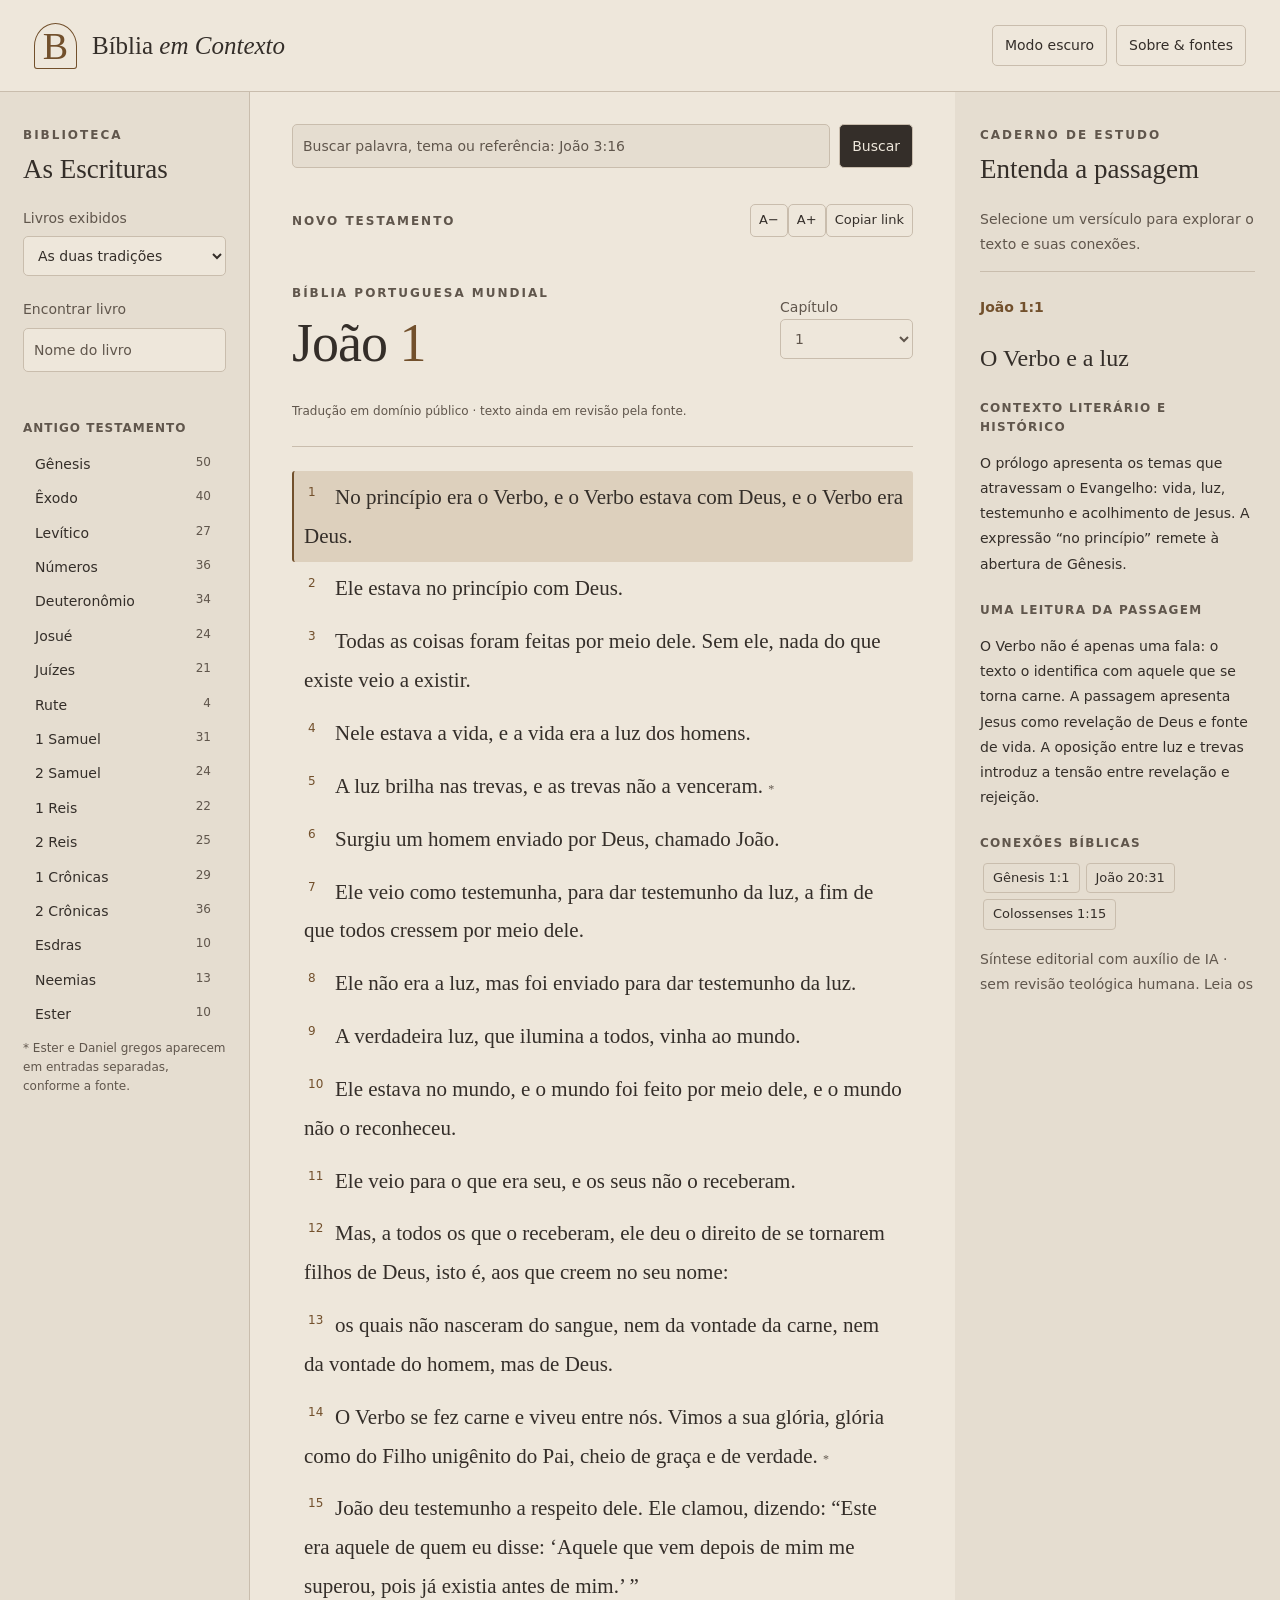
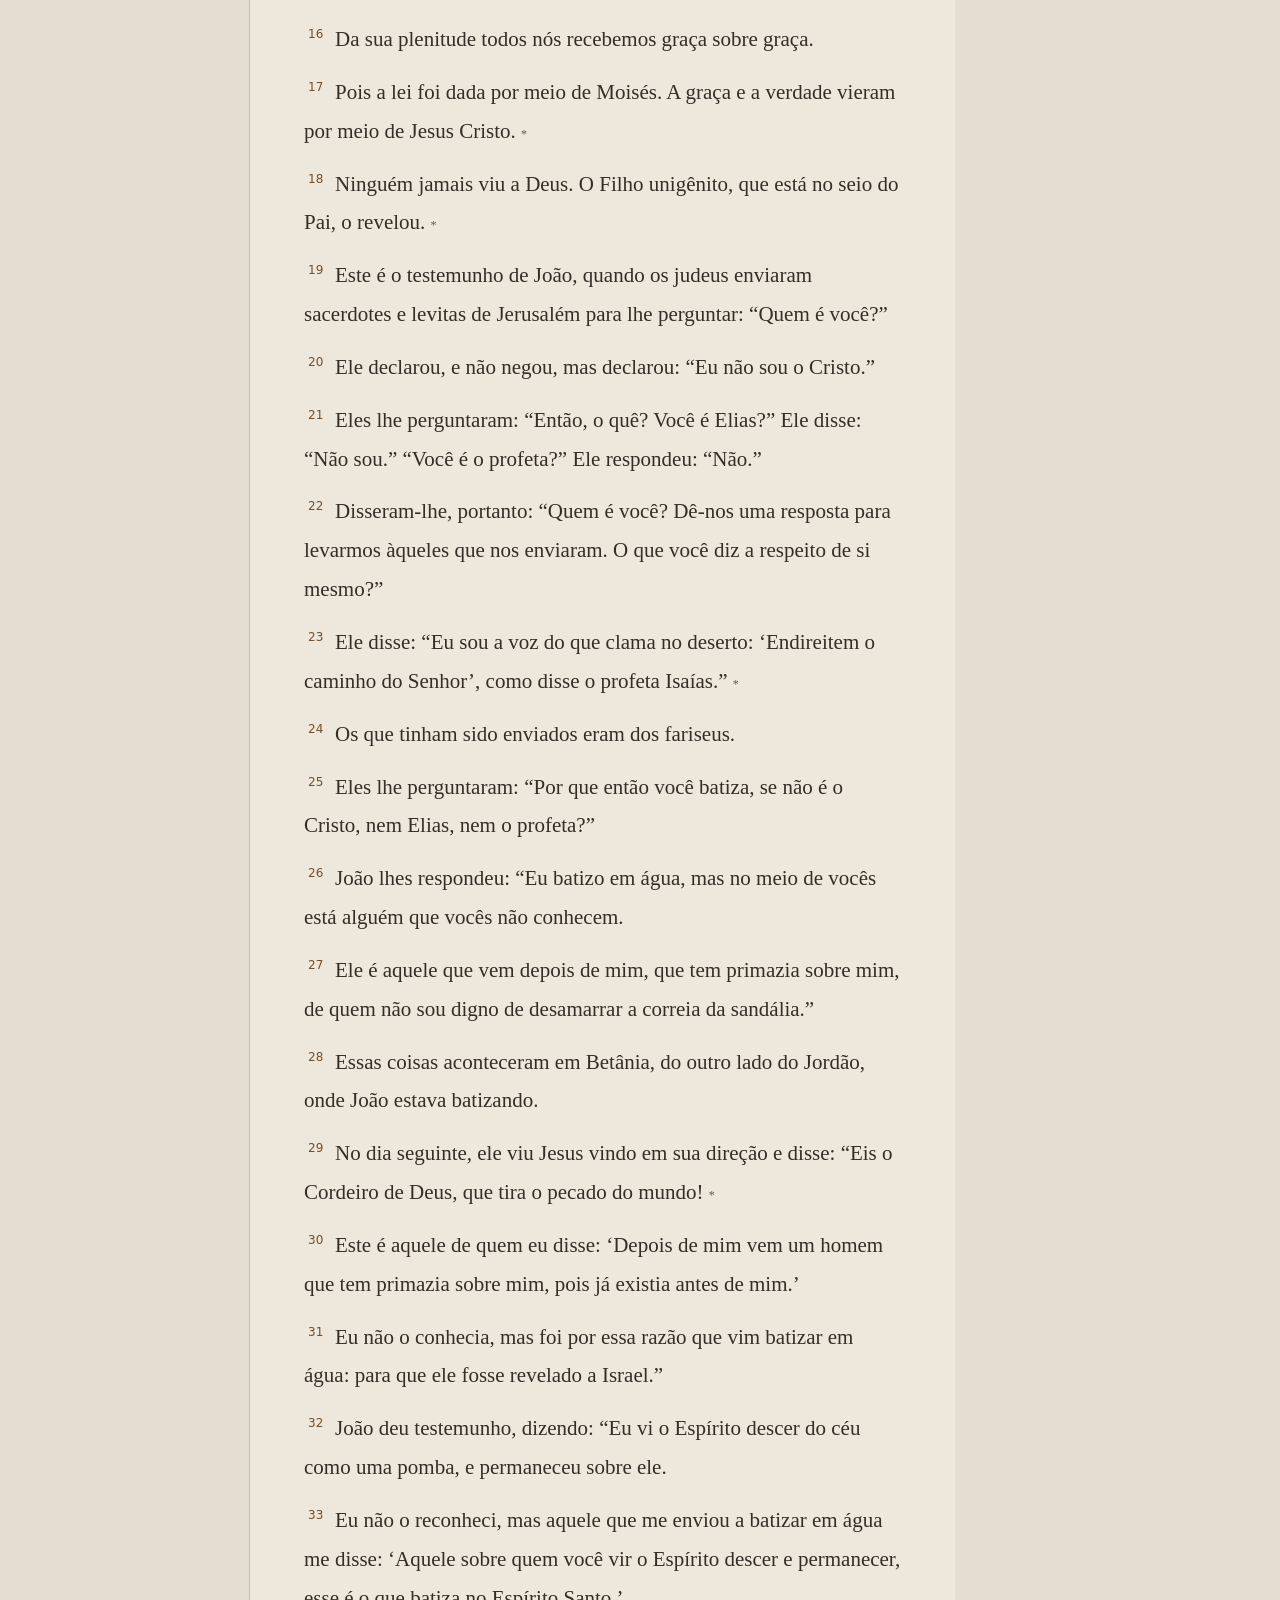
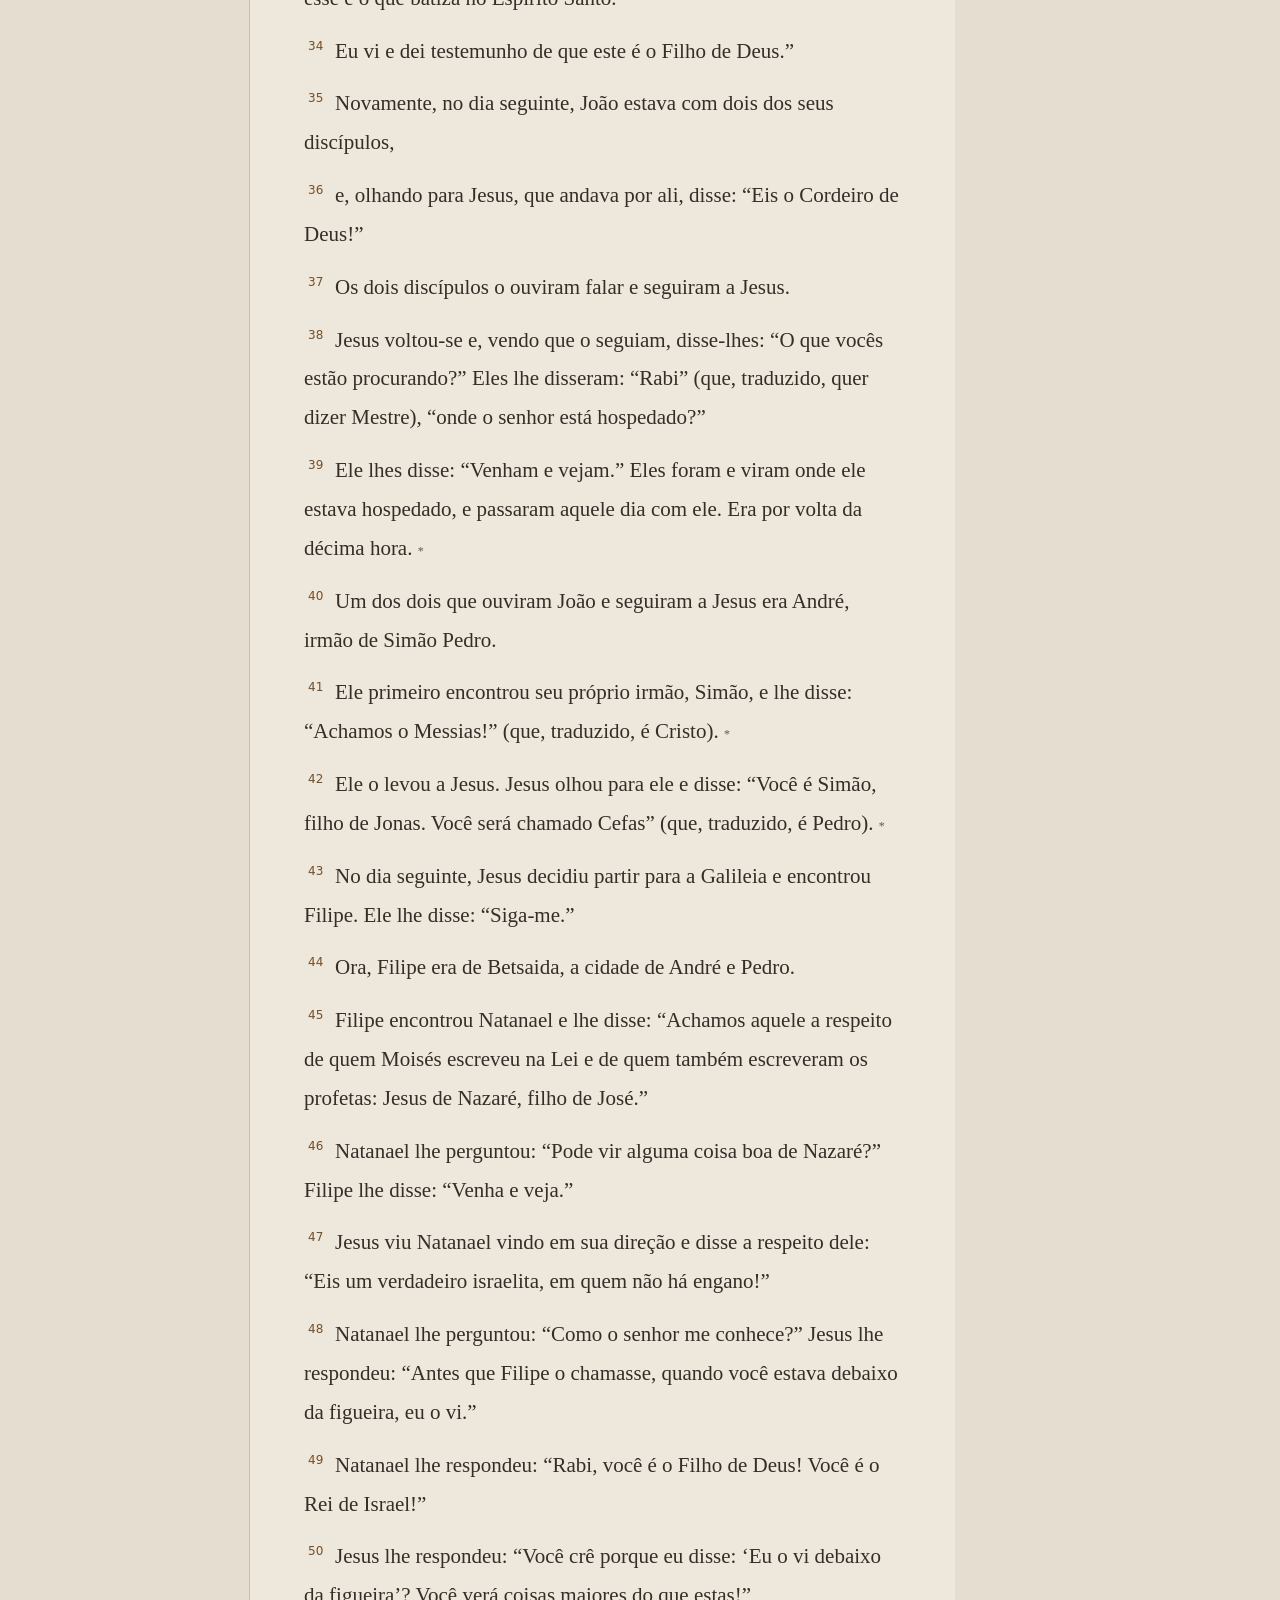
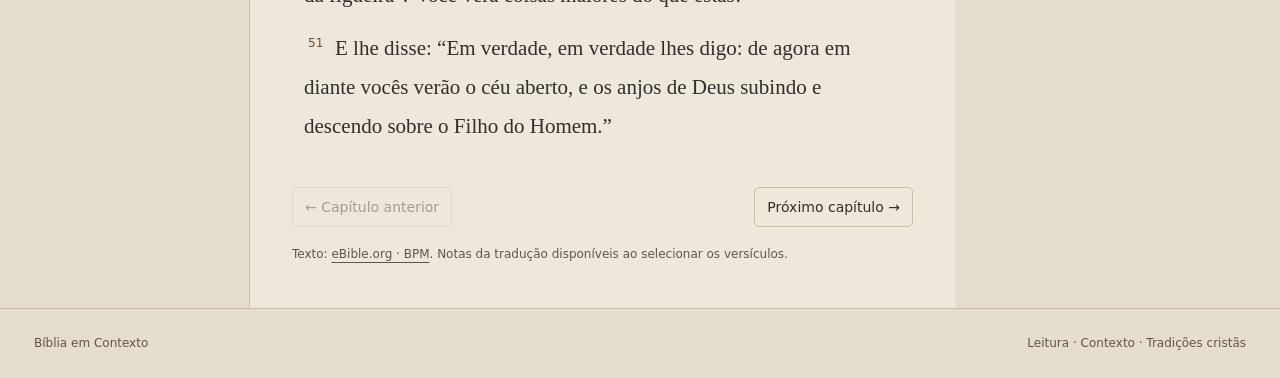
<file: index.html>
<!doctype html><html lang="pt-BR"><head><meta charset="utf-8"><meta name="viewport" content="width=device-width,initial-scale=1"><meta name="theme-color" content="#e5ddd0"><meta name="description" content="Leia a Bíblia em português, explore o contexto das passagens e conheça interpretações católicas e protestantes."><title>Bíblia em Contexto</title><link rel="stylesheet" href="./style.css"><script src="./app.js" defer></script></head><body><a class="skip" href="#reading">Ir para o texto</a><header><a href="#JHN/1/1" class="brand"><span class="monogram">B</span><span>Bíblia <i>em Contexto</i></span></a><div class="header-tools"><button id="theme" aria-label="Alternar modo escuro">Modo escuro</button><button id="about-open">Sobre & fontes</button></div></header><div class="workspace"><aside class="library"><div class="eyebrow">BIBLIOTECA</div><h2>As Escrituras</h2><label for="canon">Livros exibidos</label><select id="canon"><option value="all">As duas tradições</option><option value="protestant">Cânon protestante · 66 livros</option><option value="catholic">Cânon católico · 73 livros*</option></select><label for="book-filter">Encontrar livro</label><input id="book-filter" type="search" placeholder="Nome do livro"><nav id="books" aria-label="Livros da Bíblia"></nav><p class="small">* Ester e Daniel gregos aparecem em entradas separadas, conforme a fonte.</p></aside><main id="reading"><form id="search-form" class="search"><label class="sr" for="search">Buscar na Bíblia</label><input id="search" type="search" placeholder="Buscar palavra, tema ou referência: João 3:16" required><button type="submit">Buscar</button></form><section id="results" hidden aria-live="polite"></section><div class="reader-toolbar"><span id="testament" class="eyebrow">NOVO TESTAMENTO</span><div><button id="smaller" aria-label="Diminuir fonte">A−</button><button id="larger" aria-label="Aumentar fonte">A+</button><button id="share">Copiar link</button></div></div><div class="chapter-heading"><div><p class="eyebrow">BÍBLIA PORTUGUESA MUNDIAL</p><h1 id="chapter-title">João <em>1</em></h1></div><label>Capítulo<select id="chapter" aria-label="Selecionar capítulo"></select></label></div><p class="edition">Tradução em domínio público · texto ainda em revisão pela fonte.</p><div id="chapter-note"></div><div id="verses" aria-live="polite"><p>Carregando o texto bíblico…</p></div><nav class="chapter-nav" aria-label="Navegação de capítulos"><button id="prev">← Capítulo anterior</button><button id="next">Próximo capítulo →</button></nav><p class="small">Texto: <a href="https://ebible.org/details.php?id=porbrbsl" target="_blank" rel="noopener">eBible.org · BPM</a>. Notas da tradução disponíveis ao selecionar os versículos.</p></main><aside class="study" id="study"><div class="eyebrow">CADERNO DE ESTUDO</div><h2>Entenda a passagem</h2><p class="study-help">Selecione um versículo para explorar o texto e suas conexões.</p><p id="selected-ref" class="selected-ref">João 1:1</p><div id="comment"></div><details open class="themes"><summary>Explorar por tema</summary><div id="themes"></div></details></aside></div><footer><span>Bíblia em Contexto</span><span>Leitura · Contexto · Tradições cristãs</span></footer><dialog id="about"><button id="about-close" class="close">Fechar ×</button><p class="eyebrow">CRITÉRIOS EDITORIAIS</p><h2>Uma leitura com contexto.</h2><p>O texto bíblico e os comentários são apresentados separadamente. Esta primeira edição reúne os livros do cânon protestante e os deuterocanônicos do cânon católico, com Ester e Daniel gregos em entradas próprias. A seleção muda os livros exibidos, não a tradução.</p><h3>Texto e licença</h3><p>Usamos a <a href="https://ebible.org/details.php?id=porbrbsl" target="_blank" rel="noopener">Bíblia Portuguesa Mundial (BPM), disponibilizada como domínio público</a>. A fonte a identifica como rascunho em revisão; esta não é uma edição católica oficialmente aprovada. Arquivo consultado em 9 de setembro de 2026. Grafia e numeração do texto foram preservadas; apenas nomes de livros na navegação foram normalizados.</p><h3>Comentários e interpretações</h3><p>Os comentários são sínteses editoriais iniciais produzidas com auxílio de IA, sem revisão teológica humana. Não são parte da tradução, pronunciamento de uma igreja nem consenso acadêmico. Há comentários para uma seleção de passagens; nos demais trechos, essa ausência é indicada. As referências bíblicas permitem conferir a leitura proposta.</p><p>Quando há comparação confessional, identificamos a tradição. Uma interpretação reformada não representa todos os evangélicos. A divisão e a numeração de Ester, Daniel e Salmos podem diferir de outras edições.</p><h3>Fontes para aprofundar</h3><ul><li><a href="https://www.vatican.va/archive/cathechism_po/index_new/p1s1c2_50-141_po.html" target="_blank" rel="noopener">Catecismo católico, §§ 50–141: revelação, interpretação e cânon</a></li><li><a href="https://www.vatican.va/archive/compendium_ccc/documents/archive_2005_compendium-ccc_po.html" target="_blank" rel="noopener">Compêndio do Catecismo da Igreja Católica</a></li><li><a href="https://www.opc.org/wcf.html" target="_blank" rel="noopener">Confissão de Westminster — tradição presbiteriana/reformada (inglês)</a></li></ul><p class="small">O modo de leitura e o tamanho da fonte são guardados apenas neste navegador. O link compartilhado respeita as permissões de acesso do site.</p></dialog><div id="notice" role="status"></div></body></html>
</file>
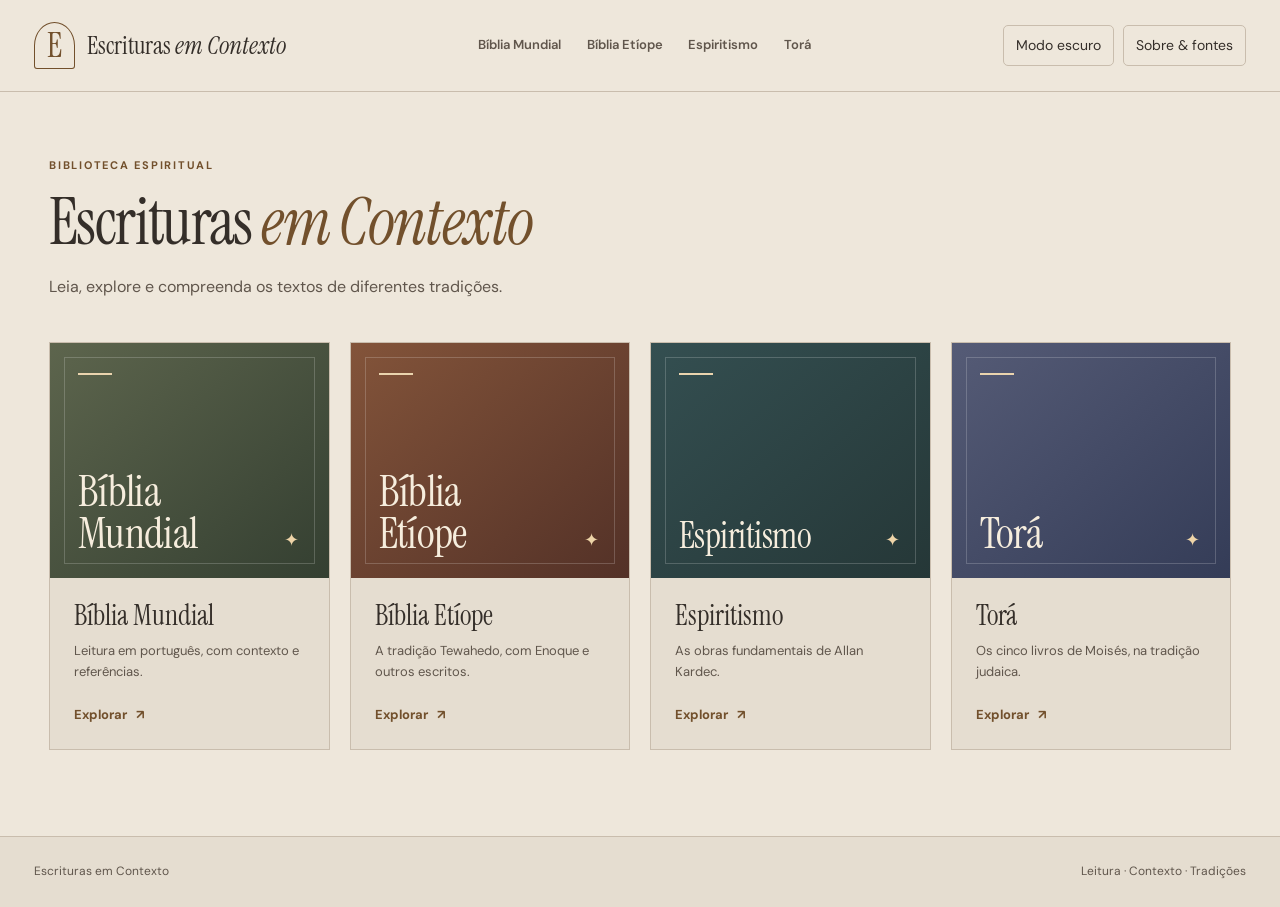
<file: docs/index.html>
<!doctype html><html lang="pt-BR"><head><meta charset="utf-8"><meta name="viewport" content="width=device-width,initial-scale=1"><meta name="theme-color" content="#e5ddd0"><meta name="description" content="Leia escrituras e obras espirituais, explore tradições e conheça suas fontes."><title>Escrituras em Contexto</title><link rel="stylesheet" href="./style.css?v=5"><link rel="stylesheet" href="./hub.css?v=7"><link rel="stylesheet" href="./reader.css?v=1"><script src="./ethiopic.js?v=5" defer></script><script src="./app.js?v=7" defer></script><script src="./reader.js?v=1" defer></script></head><body><a class="skip" id="skip-main" href="#hub">Ir para o conteúdo</a><header><a href="#inicio" class="brand"><span class="monogram">E</span><span>Escrituras <i>em Contexto</i></span></a><nav class="site-nav" aria-label="Coleções"><a href="#JHN/1/1" data-area="bpm">Bíblia Mundial</a><a href="#etiope/ENO/1/1" data-area="ethiopic">Bíblia Etíope</a><a href="#espiritismo/espiritos" data-area="spirit">Espiritismo</a><a href="#tora/GEN/1/1" data-area="tora">Torá</a></nav><div class="header-tools"><button id="theme" aria-label="Alternar modo escuro">Modo escuro</button><button id="about-open">Sobre & fontes</button></div></header><main class="hub" id="hub" hidden>
  <div class="hub-shell">
    <section class="hub-intro" aria-labelledby="hub-title">
      <p class="hub-kicker">BIBLIOTECA ESPIRITUAL</p>
      <h1 id="hub-title">Escrituras <em>em Contexto</em></h1>
      <p>Leia, explore e compreenda os textos de diferentes tradições.</p>
    </section>
    <a id="continue-reading" class="continue-reading" hidden><span class="continue-icon" aria-hidden="true">↗</span><span><small>SUA ÚLTIMA LEITURA</small><strong id="continue-label">Continuar lendo</strong></span><span aria-hidden="true">→</span></a>
    <nav class="collection-grid" aria-label="Escolher coleção">
      <a class="collection-card collection-world" href="#JHN/1/1">
        <span class="collection-art" aria-hidden="true"><span class="cover-line"></span><span class="cover-name">Bíblia<br>Mundial</span><span class="cover-mark">✦</span></span>
        <span class="collection-info"><span class="collection-name">Bíblia Mundial</span><span class="collection-desc">Leitura em português, com contexto e referências.</span><span class="collection-action">Explorar <span aria-hidden="true">↗</span></span></span>
      </a>
      <a class="collection-card collection-ethiopian" href="#etiope/ENO/1/1">
        <span class="collection-art" aria-hidden="true"><span class="cover-line"></span><span class="cover-name">Bíblia<br>Etíope</span><span class="cover-mark">✦</span></span>
        <span class="collection-info"><span class="collection-name">Bíblia Etíope</span><span class="collection-desc">A tradição Tewahedo, com Enoque e outros escritos.</span><span class="collection-action">Explorar <span aria-hidden="true">↗</span></span></span>
      </a>
      <a class="collection-card collection-spirit" href="#espiritismo/espiritos">
        <span class="collection-art" aria-hidden="true"><span class="cover-line"></span><span class="cover-name">Espiritismo</span><span class="cover-mark">✦</span></span>
        <span class="collection-info"><span class="collection-name">Espiritismo</span><span class="collection-desc">As obras fundamentais de Allan Kardec.</span><span class="collection-action">Explorar <span aria-hidden="true">↗</span></span></span>
      </a>
      <a class="collection-card collection-torah" href="#tora/GEN/1/1">
        <span class="collection-art" aria-hidden="true"><span class="cover-line"></span><span class="cover-name">Torá</span><span class="cover-mark">✦</span></span>
        <span class="collection-info"><span class="collection-name">Torá</span><span class="collection-desc">Os cinco livros de Moisés, na tradição judaica.</span><span class="collection-action">Explorar <span aria-hidden="true">↗</span></span></span>
      </a>
    </nav>
  </div>
</main>
<div id="spirit-view" class="spirit-view" hidden>
  <dialog class="spirit-sidebar" id="spirit-library-dialog" aria-label="Livros do Espiritismo"><button id="close-spirit-library" class="drawer-close" aria-label="Fechar livros">×</button>
    <a class="spirit-back" href="#inicio">← Biblioteca</a>
    <p class="spirit-kicker">ESPIRITISMO</p>
    <h2>Obras de Kardec</h2>
    <label for="spirit-book-select">Escolher livro</label>
    <select id="spirit-book-select" aria-label="Escolher livro espírita">
      <option value="espiritos">O Livro dos Espíritos</option>
      <option value="mediuns">O Livro dos Médiuns</option>
      <option value="evangelho">O Evangelho segundo o Espiritismo</option>
      <option value="ceu">O Céu e o Inferno</option>
      <option value="genese">A Gênese</option>
    </select>
    <nav class="spirit-book-list" aria-label="Obras fundamentais">
      <a href="#espiritismo/espiritos" data-spirit-book="espiritos">O Livro dos Espíritos</a>
      <a href="#espiritismo/mediuns" data-spirit-book="mediuns">O Livro dos Médiuns</a>
      <a href="#espiritismo/evangelho" data-spirit-book="evangelho">O Evangelho segundo o Espiritismo</a>
      <a href="#espiritismo/ceu" data-spirit-book="ceu">O Céu e o Inferno</a>
      <a href="#espiritismo/genese" data-spirit-book="genese">A Gênese</a>
    </nav>
  </dialog>
  <main id="spirit-reading" class="spirit-reader"><div class="reader-topline"><div class="reader-path"><span class="reader-dot" aria-hidden="true"></span><span>ESPIRITISMO · LEITURA</span></div><div class="reader-quick"><button type="button" id="spirit-records" aria-label="Abrir marcadores e notas">☆ <span>Minha biblioteca</span></button><button type="button" id="spirit-settings" aria-label="Configurações de leitura">Aa</button></div></div><nav class="reader-main-tools" aria-label="Ferramentas de leitura"><button type="button" id="spirit-books">☰ <span>Livros</span></button><button type="button" id="spirit-study">◉ <span>Estudar</span></button><button type="button" id="spirit-audio">▷ <span>Ouvir</span></button><button type="button" id="spirit-mark">☆ <span>Marcar</span></button><button type="button" id="spirit-note">✎ <span>Anotar</span></button></nav>
    <div class="spirit-heading">
      <div><p class="spirit-kicker">ALLAN KARDEC</p><h1 id="spirit-title">O Livro dos Espíritos</h1></div>

    </div>
    <p class="spirit-source">Texto digitalizado da edição disponibilizada pela <a id="spirit-source-link" href="https://celp.org.br/apostilas/" target="_blank" rel="noopener">Casa Espírita Luiz Picelli</a>. A transcrição automática pode conter falhas.</p>
    <div class="spirit-reading-tools"><div class="spirit-font"><span>Tamanho do texto</span><div><button id="spirit-smaller" type="button" aria-label="Diminuir fonte">A−</button><button id="spirit-larger" type="button" aria-label="Aumentar fonte">A+</button></div></div><label id="spirit-chapter-label" hidden>Ir para capítulo <select id="spirit-chapter" aria-label="Escolher capítulo"></select></label><label>Página da edição <select id="spirit-page" aria-label="Escolher página"></select></label><form id="spirit-search-form"><label for="spirit-search">Buscar no livro</label><div><input id="spirit-search" type="search" placeholder="Palavra ou expressão" required><button>Buscar</button></div></form></div>
    <div id="spirit-results" hidden aria-live="polite"></div>
    <article id="spirit-text" class="spirit-text" aria-live="polite"><p>Carregando o texto…</p></article>
    <nav class="spirit-pagination" aria-label="Navegação de páginas"><button id="spirit-prev">← Página anterior</button><span id="spirit-page-label"></span><button id="spirit-next">Próxima página →</button></nav>
  </main>
</div>

<div class="workspace" hidden><dialog class="library" id="library-dialog" aria-label="Escolher livro"><button class="drawer-close" id="close-library" aria-label="Fechar livros">×</button><div class="eyebrow">BIBLIOTECA</div><h2>As Escrituras</h2><div class="bible-switch" role="group" aria-label="Escolher Bíblia"><button type="button" id="bible-bpm" aria-pressed="true">Bíblia Portuguesa Mundial</button><button type="button" id="bible-ethiopic" aria-pressed="false">Bíblia Etíope</button></div><p id="ethiopic-library-note" class="small library-note" hidden>Textos próprios da edição etíope e índice do cânon.</p><label id="ethiopic-filter-picker" hidden>Livros exibidos<select id="ethiopic-filter"><option value="texts">Textos da edição etíope</option><option value="all">Índice do cânon etíope</option></select></label><label id="canon-label" for="canon">Livros exibidos</label><select id="canon"><option value="all">As duas tradições</option><option value="protestant">Cânon protestante · 66 livros</option><option value="catholic">Cânon católico · 73 livros*</option></select><label for="book-filter">Encontrar livro</label><input id="book-filter" type="search" placeholder="Nome do livro"><nav id="books" aria-label="Livros da Bíblia"></nav><p class="small" id="canon-note">* Ester e Daniel gregos aparecem em entradas separadas, conforme a fonte.</p></dialog><main id="reading"><div class="reader-topline"><div class="reader-path"><span class="reader-dot" aria-hidden="true"></span><span id="reader-location">Leitura</span></div><div class="reader-quick"><button type="button" id="open-records" aria-label="Abrir marcadores e notas">☆ <span>Minha biblioteca</span></button><button type="button" id="open-settings" aria-label="Configurações de leitura">Aa</button></div></div><nav class="reader-main-tools" aria-label="Ferramentas de leitura"><button type="button" id="open-library">☰ <span>Livros</span></button><button type="button" id="open-study" aria-controls="study" aria-expanded="false">◉ <span>Estudar</span></button><button type="button" id="bible-audio">▷ <span>Ouvir</span></button><button type="button" id="open-compare" hidden>⇄ <span>Comparar</span></button></nav><form id="search-form" class="search"><label class="sr" for="search">Buscar na Bíblia</label><input id="search" type="search" placeholder="Buscar palavra, tema ou referência: João 3:16" required><button type="submit">Buscar</button></form><section id="results" hidden aria-live="polite"></section><div class="reader-toolbar"><span id="testament" class="eyebrow">NOVO TESTAMENTO</span><div><button id="smaller" aria-label="Diminuir fonte">A−</button><button id="larger" aria-label="Aumentar fonte">A+</button><button id="share">Copiar link</button></div></div><div class="chapter-heading"><div><p class="eyebrow" id="reading-edition">BÍBLIA PORTUGUESA MUNDIAL</p><h1 id="chapter-title">João <em>1</em></h1></div><label id="chapter-picker">Capítulo<select id="chapter" aria-label="Selecionar capítulo"></select></label></div><p class="edition" id="edition-note">Tradução em domínio público · texto ainda em revisão pela fonte.</p><label id="enoch-language-picker" hidden>Idioma do texto<select id="enoch-language"><option value="pt">Português</option><option value="gez">Ge’ez</option></select></label><p class="small" id="parallel-note" hidden></p><div id="chapter-note"></div><div id="verses" aria-live="polite"><p>Carregando o texto bíblico…</p></div><div class="reader-progress"><span id="chapter-progress"></span><span id="chapter-progress-detail"></span></div><nav id="chapter-nav" class="chapter-nav" aria-label="Navegação de capítulos"><button id="prev">← Capítulo anterior</button><button id="next">Próximo capítulo →</button></nav><p class="small" id="source-note">Texto: <a href="https://ebible.org/details.php?id=porbrbsl" target="_blank" rel="noopener">eBible.org · BPM</a>. Notas da tradução disponíveis ao selecionar os versículos.</p></main><aside class="study" id="study" aria-label="Caderno de estudo" hidden><button id="close-study" class="drawer-close" aria-label="Fechar estudo">×</button><div class="eyebrow">CADERNO DE ESTUDO</div><h2>Entenda a passagem</h2><p class="study-help">Selecione um versículo para explorar o texto e suas conexões.</p><p id="selected-ref" class="selected-ref">João 1:1</p><div id="comment"></div><details open class="themes"><summary>Explorar por tema</summary><div id="themes"></div></details></aside></div><footer><span>Escrituras em Contexto</span><span>Leitura · Contexto · Tradições</span></footer><dialog id="about"><button id="about-close" class="close">Fechar ×</button><p class="eyebrow">CRITÉRIOS EDITORIAIS</p><h2>Uma leitura com contexto.</h2><p>O texto bíblico e os comentários são apresentados separadamente. Na Bíblia Portuguesa Mundial, o filtro reúne os livros do cânon protestante e os deuterocanônicos do cânon católico, com Ester e Daniel gregos em entradas próprias. A tradução é a mesma nos dois filtros.</p><h3>Texto e licença</h3><p>Usamos a <a href="https://ebible.org/details.php?id=porbrbsl" target="_blank" rel="noopener">Bíblia Portuguesa Mundial (BPM), disponibilizada como domínio público</a>. A fonte a identifica como rascunho em revisão; esta não é uma edição católica oficialmente aprovada. Arquivo consultado em 9 de setembro de 2026. Grafia e numeração do texto foram preservadas; apenas nomes de livros na navegação foram normalizados.</p><h3>Bíblia Etíope</h3><p>A Igreja Ortodoxa Tewahedo Etíope conta tradicionalmente 81 livros. A organização pode variar conforme o modo de agrupar livros e seções. O índice inclui obras do cânon mais amplo e indica quais ainda aguardam texto no site.</p><p>O acervo traz 1 Enoque, Jubileus e os três livros de Meqabyan em ge’ez, a partir da edição impressa da Igreja Ortodoxa Tewahedo Etíope, digitalizada pelo projeto <a href="https://betamasaheft.eu/" target="_blank" rel="noopener">Beta maṣāḥǝft (Universität Hamburg)</a>. Os textos em ge’ez foram extraídos do XML, com normalização de espaços, e são distribuídos sob <a href="https://creativecommons.org/licenses/by-sa/4.0/" target="_blank" rel="license noopener">CC BY-SA 4.0</a>. A Carta de Judas também está disponível em ge’ez, na transcrição do projeto Beta maṣāḥǝft. No índice do cânon, a sigla BPM indica os livros em comum cujo texto em português vem da Bíblia Portuguesa Mundial.</p><p>Os 108 capítulos de 1 Enoque e os 50 capítulos de Jubileus estão disponíveis no leitor em português, na <a href="https://bibliaetiope.com.br/pt/henok" target="_blank" rel="noopener">tradução preliminar do Bíblia Etíope / QVNK Studio</a> a partir de R. H. Charles (1917). Republicação com atribuição conforme os <a href="https://bibliaetiope.com.br/pt/termos" target="_blank" rel="noopener">termos da fonte</a>. É possível alternar para ge’ez. As edições podem ter diferenças de numeração.</p><h3>Torá</h3><p>Os cinco livros da Torá são apresentados em português com o texto de referência da Bíblia Portuguesa Mundial. Esta é uma tradução bíblica cristã em revisão, e não uma tradução judaica. Os nomes tradicionais e as fontes judaicas são identificados para estudo. A paginação, os comentários e as escolhas de tradução podem variar entre edições.</p><h3>Obras espíritas</h3><p>As cinco obras fundamentais de Allan Kardec são apresentadas em texto, a partir das edições disponibilizadas pela <a href="https://celp.org.br/apostilas/" target="_blank" rel="noopener">Casa Espírita Luiz Picelli</a>. A transcrição foi automatizada e pode apresentar erros; consulte a edição de origem para conferência.</p><h3>Comentários e interpretações</h3><p>Os comentários são sínteses editoriais iniciais produzidas com auxílio de IA, sem revisão teológica humana. Não são parte da tradução, pronunciamento de uma igreja nem consenso acadêmico. Há comentários para uma seleção de passagens; nos demais trechos, essa ausência é indicada. As referências bíblicas permitem conferir a leitura proposta.</p><p>Quando há comparação confessional, identificamos a tradição. Uma interpretação reformada não representa todos os evangélicos. A divisão e a numeração de Ester, Daniel e Salmos podem diferir de outras edições.</p><h3>Fontes para aprofundar</h3><ul><li><a href="https://www.ethiopianorthodox.org/english/canonical/books.html?lang=en" target="_blank" rel="noopener">Igreja Ortodoxa Tewahedo Etíope · lista canônica</a></li><li><a href="https://www.islamic-awareness.org/bible/text/canon/ethiopican" target="_blank" rel="noopener">Roger W. Cowley · estudo dos cânones etíopes</a></li><li><a href="https://www.vatican.va/archive/cathechism_po/index_new/p1s1c2_50-141_po.html" target="_blank" rel="noopener">Catecismo católico, §§ 50–141: revelação, interpretação e cânon</a></li><li><a href="https://www.vatican.va/archive/compendium_ccc/documents/archive_2005_compendium-ccc_po.html" target="_blank" rel="noopener">Compêndio do Catecismo da Igreja Católica</a></li><li><a href="https://www.opc.org/wcf.html" target="_blank" rel="noopener">Confissão de Westminster — tradição presbiteriana/reformada (inglês)</a></li></ul><p class="small">Preferências, posição de leitura, marcadores e notas ficam neste navegador. O recurso Ouvir usa a voz disponibilizada pelo dispositivo ou navegador e depende de sua disponibilidade. O link compartilhado respeita as permissões de acesso do site.</p></dialog><div id="verse-actions" class="verse-actions" hidden><span id="action-reference"></span><button type="button" id="action-study">Estudar</button><button type="button" id="action-bookmark">Marcar</button><button type="button" id="action-note">Anotar</button><button type="button" id="action-copy">Copiar</button><button type="button" id="action-dismiss" aria-label="Fechar ações">×</button></div>
<dialog id="reading-settings" class="reader-dialog"><div class="dialog-heading"><div><p class="eyebrow">DO SEU JEITO</p><h2>Aparência da leitura</h2></div><button type="button" data-close="reading-settings" aria-label="Fechar configurações">×</button></div><p class="dialog-intro">Ajuste o texto para uma leitura confortável.</p><div class="settings-grid"><div class="font-setting"><span>Tamanho do texto</span><div class="font-control"><button type="button" id="setting-smaller" aria-label="Diminuir tamanho do texto">A−</button><output id="font-value"></output><button type="button" id="setting-larger" aria-label="Aumentar tamanho do texto">A+</button></div></div><label>Fonte<select id="setting-font"><option value="serif">Clássica · com serifa</option><option value="sans">Simples · sem serifa</option></select></label><label>Espaçamento<select id="setting-spacing"><option value="normal">Confortável</option><option value="wide">Mais arejado</option></select></label><label>Formato dos versículos<select id="setting-layout"><option value="verses">Versículos separados</option><option value="flow">Leitura contínua</option></select></label><label>Fundo<select id="setting-theme"><option value="sepia">Sépia</option><option value="light">Claro</option><option value="dark">Escuro</option></select></label></div><p class="dialog-footnote">Na leitura contínua, os versículos ficam em sequência; a divisão não indica parágrafos da edição original.</p></dialog>
<dialog id="records-dialog" class="reader-dialog"><div class="dialog-heading"><div><p class="eyebrow">SEU ESPAÇO</p><h2>Marcadores e notas</h2></div><button type="button" data-close="records-dialog" aria-label="Fechar marcadores e notas">×</button></div><p class="dialog-intro">Seus registros ficam neste navegador. Exporte uma cópia para guardá-los ou levá-los a outro dispositivo.</p><div id="records-list"></div><div class="dialog-actions"><button type="button" id="export-records">Exportar registros</button><button type="button" id="import-records">Importar registros</button><input type="file" id="import-file" accept="application/json,.json" hidden></div></dialog>
<dialog id="note-dialog" class="reader-dialog"><div class="dialog-heading"><div><p class="eyebrow">ANOTAÇÃO PESSOAL</p><h2 id="note-reference">Minha nota</h2></div><button type="button" data-close="note-dialog" aria-label="Fechar anotação">×</button></div><label for="note-text">Escreva sua anotação</label><textarea id="note-text" rows="7" maxlength="10000" placeholder="O que esta leitura despertou em você?"></textarea><p class="dialog-footnote">Salva somente neste navegador.</p><div class="dialog-actions"><button type="button" id="save-note" class="primary-action">Salvar anotação</button></div></dialog>
<dialog id="compare-dialog" class="reader-dialog compare-dialog"><div class="dialog-heading"><div><p class="eyebrow">ESTUDO EM PARALELO</p><h2>Comparar textos</h2></div><button type="button" data-close="compare-dialog" aria-label="Fechar comparação">×</button></div><p class="dialog-intro">Português e ge’ez vêm de edições diferentes. A numeração pode variar; números iguais não garantem correspondência exata.</p><div id="compare-content" aria-live="polite"></div><p class="dialog-footnote">Fontes: <a href="https://ebible.org/details.php?id=porbrbsl" target="_blank" rel="noopener">BPM</a> ou <a href="https://bibliaetiope.com.br/pt/termos" target="_blank" rel="noopener">QVNK Studio</a>, conforme indicado; ge’ez por <a href="https://betamasaheft.eu/" target="_blank" rel="noopener">Beta maṣāḥǝft</a> (<a href="https://creativecommons.org/licenses/by-sa/4.0/" target="_blank" rel="license noopener">CC BY-SA 4.0</a>).</p></dialog>
<dialog id="spirit-study-dialog" class="reader-dialog"><div class="dialog-heading"><div><p class="eyebrow">CADERNO DE ESTUDO</p><h2>Sobre esta leitura</h2></div><button type="button" data-close="spirit-study-dialog" aria-label="Fechar estudo">×</button></div><p>Este texto foi transcrito automaticamente e pode conter falhas. Consulte a edição de origem para conferir um trecho.</p><p>Você pode marcar esta página ou registrar uma anotação pessoal pelas ações de leitura.</p><a id="spirit-study-source" href="https://celp.org.br/apostilas/" target="_blank" rel="noopener">Consultar a fonte ↗</a></dialog>
<div id="notice" role="status"></div></body></html>
</file>
<file: style.css>
:root{--bg:#e5ddd0;--paper:#eee7db;--ink:#342e29;--muted:#60564c;--line:#c9bdad;--accent:#72502c;--wash:#ddd0bd;--serif:Georgia,'Times New Roman',serif;--reading:21px}*{box-sizing:border-box}body{margin:0;background:var(--bg);color:var(--ink);font:16px/1.6 system-ui,sans-serif}body.dark{--bg:#211d19;--paper:#2b2520;--ink:#e9dfd0;--muted:#bfb09e;--line:#574a3c;--accent:#d6b080;--wash:#40352a}a{color:inherit;text-underline-offset:4px}button,input,select{font:inherit;color:inherit}input::placeholder{color:var(--muted);opacity:1}::selection{background:var(--wash);color:var(--ink)}:root{color-scheme:light}body.dark{color-scheme:dark}button,select{cursor:pointer}button{background:transparent;border:1px solid var(--line);padding:8px 12px;border-radius:5px}button:hover{background:var(--wash)}button:disabled{opacity:.4;cursor:default}button:focus-visible,a:focus-visible,input:focus-visible,select:focus-visible,summary:focus-visible{outline:3px solid var(--accent);outline-offset:3px}header{height:92px;display:flex;justify-content:space-between;align-items:center;padding:0 34px;border-bottom:1px solid var(--line);background:var(--paper)}.brand{display:flex;align-items:center;gap:15px;font:25px var(--serif);text-decoration:none}.brand i{font-weight:normal}.monogram{font:38px var(--serif);border:1px solid var(--accent);border-radius:50% 50% 3px 3px;color:var(--accent);width:43px;text-align:center}.header-tools{display:flex;gap:9px}.header-tools button{font-size:14px}.workspace{display:grid;grid-template-columns:250px minmax(350px,1fr) 325px;max-width:1600px;margin:auto}.library{padding:34px 23px;border-right:1px solid var(--line)}.eyebrow{font:600 12px/1.5 system-ui,sans-serif;letter-spacing:2px;color:var(--muted)}h2{font:27px/1.25 var(--serif);margin:9px 0 20px}h3{font:22px/1.3 var(--serif);margin:23px 0 10px}label{display:block;font-size:14px;margin-bottom:7px;color:var(--muted)}input,select{background:var(--paper);border:1px solid var(--line);border-radius:5px;padding:10px;width:100%}.library select{font-size:14px;margin-bottom:22px}.library input{font-size:14px}#books{margin-top:25px;max-height:70vh;overflow:auto;padding-right:5px}#books h3{font:600 12px system-ui;letter-spacing:1px;text-transform:uppercase;color:var(--muted);margin:24px 0 12px}#books a{display:flex;justify-content:space-between;text-decoration:none;padding:6px 10px;border-left:2px solid transparent;font-size:14px}#books a.active{background:var(--wash);border-color:var(--accent);font-weight:600}#books a span{color:var(--muted);font-size:12px}main{background:var(--paper);padding:32px 42px;min-width:0}.search{display:flex;gap:9px;margin-bottom:36px}.search input{min-width:0;font-size:14px;background:var(--bg)}.search button{background:var(--ink);color:var(--paper);font-size:14px}.reader-toolbar{display:flex;align-items:center;justify-content:space-between;gap:10px}.reader-toolbar button{font-size:13px;padding:5px 8px}.chapter-heading{display:flex;align-items:center;justify-content:space-between;gap:20px;margin-top:35px}.chapter-heading h1{font:54px/1.1 var(--serif);margin:7px 0 16px;letter-spacing:-1px}.chapter-heading em{font-weight:normal;font-style:normal;color:var(--accent)}.chapter-heading select{min-width:75px}.edition,.small{font-size:12px;color:var(--muted);line-height:1.6}.edition{border-bottom:1px solid var(--line);padding-bottom:25px;margin-bottom:24px}#verses{font:var(--reading)/1.85 var(--serif)}.verse{margin:0;padding:7px 10px;border-left:2px solid transparent;border-radius:3px}.verse.selected{background:var(--wash);border-left-color:var(--accent)}.verse a{font:12px system-ui;color:var(--accent);text-decoration:none;display:inline-block;vertical-align:super;min-width:25px;padding:4px;margin-right:6px}.verse:hover{background:var(--bg)}.verse.selected:hover{background:var(--wash)}.chapter-nav{display:flex;justify-content:space-between;gap:12px;margin:34px 0 18px}.chapter-nav button{font-size:14px}.study{padding:34px 25px;align-self:start;position:sticky;top:0;max-height:100vh;overflow:auto}.study-help{font-size:14px;color:var(--muted)}.selected-ref{border-top:1px solid var(--line);padding-top:23px;font-size:14px;color:var(--accent);font-weight:600}.study p{font-size:14px;line-height:1.8}.study h3{font-size:24px}.study h4{font-size:12px;text-transform:uppercase;letter-spacing:1.3px;margin:24px 0 6px;color:var(--muted)}.reference{display:inline-block;padding:4px 9px;margin:3px;border:1px solid var(--line);border-radius:4px;font-size:13px;text-decoration:none}.themes{border-top:1px solid var(--line);margin-top:30px;padding-top:18px}.themes summary{cursor:pointer;font-family:var(--serif);font-size:21px}#themes{display:flex;gap:7px;flex-wrap:wrap;margin-top:16px}#themes button{font-size:13px;padding:5px 10px}footer{border-top:1px solid var(--line);display:flex;justify-content:space-between;padding:25px 34px;color:var(--muted);font-size:12px}#results{padding:20px;background:var(--bg);border:1px solid var(--line);margin-bottom:25px;max-height:450px;overflow:auto}#results a.result{display:block;padding:12px 0;border-bottom:1px solid var(--line);font-size:14px;text-decoration:none}#results strong{display:block;color:var(--accent)}#results button{font-size:13px;float:right}.alert{font-size:14px;background:var(--wash);border-left:2px solid var(--accent);padding:12px 15px}dialog{background:var(--paper);color:var(--ink);border:1px solid var(--line);border-radius:9px;max-width:730px;width:92%;max-height:88vh;padding:35px;line-height:1.8}dialog::backdrop{background:#211b16b3}.close{float:right;font-size:14px}#notice{position:fixed;bottom:20px;left:50%;transform:translateX(-50%);background:var(--ink);color:var(--paper);padding:12px 20px;border-radius:5px;display:none;max-width:90vw}.sr,.skip:not(:focus){position:absolute;width:1px;height:1px;overflow:hidden;clip-path:inset(50%)}.skip:focus{display:block;padding:10px}.study a:hover,#books a:hover{color:var(--accent)}@media(min-width:1600px){main{padding-left:65px;padding-right:65px}}@media(max-width:1150px){.workspace{grid-template-columns:205px minmax(300px,1fr)}.study{grid-column:2;position:static;max-height:none;border-top:1px solid var(--line)}.library{grid-row:1/3}main{padding:25px}.brand{font-size:22px}}@media(max-width:680px){header{height:auto;min-height:95px;padding:17px;gap:12px;flex-wrap:wrap}.brand{font-size:23px}.header-tools button{font-size:12px;padding:5px 8px}.workspace{display:block}.library{padding:20px;border-bottom:1px solid var(--line);border-right:0}.library h2,.library>.eyebrow,.library>label[for=book-filter],.library>#book-filter,.library>.small{display:none}.library label{margin:0}.library select{margin:5px 0 8px}#books{max-height:150px;display:flex;flex-wrap:wrap;gap:3px;margin-top:8px}#books h3{flex-basis:100%;margin:8px 0}#books a{padding:4px 8px}#books a span{display:none}main{padding:24px 18px}.chapter-heading h1{font-size:45px}.chapter-heading{margin-top:24px}.reader-toolbar{flex-wrap:wrap}.study{padding:28px 24px}.search{margin-bottom:23px}.verse{padding:7px 5px}.chapter-nav button{font-size:12px}footer{padding:22px;gap:20px}dialog{padding:24px}.edition{font-size:12px}}@media(prefers-reduced-motion:no-preference){button,a{transition:background .15s,color .15s}}

.psalm-title{font-style:italic;color:var(--muted);font-size:17px;margin:0 0 20px}
</file>
<file: docs/style.css>
:root{--bg:#e5ddd0;--paper:#eee7db;--ink:#342e29;--muted:#60564c;--line:#c9bdad;--accent:#72502c;--wash:#ddd0bd;--serif:Georgia,'Times New Roman',serif;--reading:21px}*{box-sizing:border-box}body{margin:0;background:var(--bg);color:var(--ink);font:16px/1.6 system-ui,sans-serif}body.dark{--bg:#211d19;--paper:#2b2520;--ink:#e9dfd0;--muted:#bfb09e;--line:#574a3c;--accent:#d6b080;--wash:#40352a}a{color:inherit;text-underline-offset:4px}button,input,select{font:inherit;color:inherit}input::placeholder{color:var(--muted);opacity:1}::selection{background:var(--wash);color:var(--ink)}:root{color-scheme:light}body.dark{color-scheme:dark}button,select{cursor:pointer}button{background:transparent;border:1px solid var(--line);padding:8px 12px;border-radius:5px}button:hover{background:var(--wash)}button:disabled{opacity:.4;cursor:default}button:focus-visible,a:focus-visible,input:focus-visible,select:focus-visible,summary:focus-visible{outline:3px solid var(--accent);outline-offset:3px}header{height:92px;display:flex;justify-content:space-between;align-items:center;padding:0 34px;border-bottom:1px solid var(--line);background:var(--paper)}.brand{display:flex;align-items:center;gap:15px;font:25px var(--serif);text-decoration:none}.brand i{font-weight:normal}.monogram{font:38px var(--serif);border:1px solid var(--accent);border-radius:50% 50% 3px 3px;color:var(--accent);width:43px;text-align:center}.header-tools{display:flex;gap:9px}.header-tools button{font-size:14px}.workspace{display:grid;grid-template-columns:250px minmax(350px,1fr) 325px;max-width:1600px;margin:auto}.library{padding:34px 23px;border-right:1px solid var(--line)}.eyebrow{font:600 12px/1.5 system-ui,sans-serif;letter-spacing:2px;color:var(--muted)}h2{font:27px/1.25 var(--serif);margin:9px 0 20px}h3{font:22px/1.3 var(--serif);margin:23px 0 10px}label{display:block;font-size:14px;margin-bottom:7px;color:var(--muted)}input,select{background:var(--paper);border:1px solid var(--line);border-radius:5px;padding:10px;width:100%}.library select{font-size:14px;margin-bottom:22px}.library input{font-size:14px}#books{margin-top:25px;max-height:70vh;overflow:auto;padding-right:5px}#books h3{font:600 12px system-ui;letter-spacing:1px;text-transform:uppercase;color:var(--muted);margin:24px 0 12px}#books a{display:flex;justify-content:space-between;text-decoration:none;padding:6px 10px;border-left:2px solid transparent;font-size:14px}#books a.active{background:var(--wash);border-color:var(--accent);font-weight:600}#books a span{color:var(--muted);font-size:12px}main{background:var(--paper);padding:32px 42px;min-width:0}.search{display:flex;gap:9px;margin-bottom:36px}.search input{min-width:0;font-size:14px;background:var(--bg)}.search button{background:var(--ink);color:var(--paper);font-size:14px}.reader-toolbar{display:flex;align-items:center;justify-content:space-between;gap:10px}.reader-toolbar button{font-size:13px;padding:5px 8px}.chapter-heading{display:flex;align-items:center;justify-content:space-between;gap:20px;margin-top:35px}.chapter-heading h1{font:54px/1.1 var(--serif);margin:7px 0 16px;letter-spacing:-1px}.chapter-heading em{font-weight:normal;font-style:normal;color:var(--accent)}.chapter-heading select{min-width:75px}.edition,.small{font-size:12px;color:var(--muted);line-height:1.6}.edition{border-bottom:1px solid var(--line);padding-bottom:25px;margin-bottom:24px}#verses{font:var(--reading)/1.85 var(--serif)}.verse{margin:0;padding:7px 10px;border-left:2px solid transparent;border-radius:3px}.verse.selected{background:var(--wash);border-left-color:var(--accent)}.verse a{font:12px system-ui;color:var(--accent);text-decoration:none;display:inline-block;vertical-align:super;min-width:25px;padding:4px;margin-right:6px}.verse:hover{background:var(--bg)}.verse.selected:hover{background:var(--wash)}.chapter-nav{display:flex;justify-content:space-between;gap:12px;margin:34px 0 18px}.chapter-nav button{font-size:14px}.study{padding:34px 25px;align-self:start;position:sticky;top:0;max-height:100vh;overflow:auto}.study-help{font-size:14px;color:var(--muted)}.selected-ref{border-top:1px solid var(--line);padding-top:23px;font-size:14px;color:var(--accent);font-weight:600}.study p{font-size:14px;line-height:1.8}.study h3{font-size:24px}.study h4{font-size:12px;text-transform:uppercase;letter-spacing:1.3px;margin:24px 0 6px;color:var(--muted)}.reference{display:inline-block;padding:4px 9px;margin:3px;border:1px solid var(--line);border-radius:4px;font-size:13px;text-decoration:none}.themes{border-top:1px solid var(--line);margin-top:30px;padding-top:18px}.themes summary{cursor:pointer;font-family:var(--serif);font-size:21px}#themes{display:flex;gap:7px;flex-wrap:wrap;margin-top:16px}#themes button{font-size:13px;padding:5px 10px}footer{border-top:1px solid var(--line);display:flex;justify-content:space-between;padding:25px 34px;color:var(--muted);font-size:12px}#results{padding:20px;background:var(--bg);border:1px solid var(--line);margin-bottom:25px;max-height:450px;overflow:auto}#results a.result{display:block;padding:12px 0;border-bottom:1px solid var(--line);font-size:14px;text-decoration:none}#results strong{display:block;color:var(--accent)}#results button{font-size:13px;float:right}.alert{font-size:14px;background:var(--wash);border-left:2px solid var(--accent);padding:12px 15px}dialog{background:var(--paper);color:var(--ink);border:1px solid var(--line);border-radius:9px;max-width:730px;width:92%;max-height:88vh;padding:35px;line-height:1.8}dialog::backdrop{background:#211b16b3}.close{float:right;font-size:14px}#notice{position:fixed;bottom:20px;left:50%;transform:translateX(-50%);background:var(--ink);color:var(--paper);padding:12px 20px;border-radius:5px;display:none;max-width:90vw}.sr,.skip:not(:focus){position:absolute;width:1px;height:1px;overflow:hidden;clip-path:inset(50%)}.skip:focus{display:block;padding:10px}.study a:hover,#books a:hover{color:var(--accent)}@media(min-width:1600px){main{padding-left:65px;padding-right:65px}}@media(max-width:1150px){.workspace{grid-template-columns:205px minmax(300px,1fr)}.study{grid-column:2;position:static;max-height:none;border-top:1px solid var(--line)}.library{grid-row:1/3}main{padding:25px}.brand{font-size:22px}}@media(max-width:680px){header{height:auto;min-height:95px;padding:17px;gap:12px;flex-wrap:wrap}.brand{font-size:23px}.header-tools button{font-size:12px;padding:5px 8px}.workspace{display:block}.library{padding:20px;border-bottom:1px solid var(--line);border-right:0}.library h2,.library>.eyebrow,.library>label[for=book-filter],.library>#book-filter,.library>.small{display:none}.library label{margin:0}.library select{margin:5px 0 8px}#books{max-height:150px;display:flex;flex-wrap:wrap;gap:3px;margin-top:8px}#books h3{flex-basis:100%;margin:8px 0}#books a{padding:4px 8px}#books a span{display:none}main{padding:24px 18px}.chapter-heading h1{font-size:45px}.chapter-heading{margin-top:24px}.reader-toolbar{flex-wrap:wrap}.study{padding:28px 24px}.search{margin-bottom:23px}.verse{padding:7px 5px}.chapter-nav button{font-size:12px}footer{padding:22px;gap:20px}dialog{padding:24px}.edition{font-size:12px}}@media(prefers-reduced-motion:no-preference){button,a{transition:background .15s,color .15s}}

.psalm-title{font-style:italic;color:var(--muted);font-size:17px;margin:0 0 20px}

@font-face {
  font-family: "Noto Serif Ethiopic";
  src: url("./fonts/NotoSerifEthiopic.ttf") format("truetype");
  font-weight: 100 900;
  font-display: swap;
}
.bible-switch {
  display: grid;
  gap: 5px;
  padding: 4px;
  margin-bottom: 20px;
  background: var(--paper);
  border: 1px solid var(--line);
  border-radius: 7px;
}
.bible-switch button {
  border-color: transparent;
  padding: 8px;
  font-size: 13px;
  line-height: 1.3;
  text-align: left;
}
.bible-switch button[aria-pressed="true"] {
  background: var(--wash);
  color: var(--ink);
  border-color: var(--accent);
  font-weight: 650;
}
.library .library-note { margin: -8px 0 16px; }
.chapter-nav[hidden] { display: none; }
#verses [lang="gez"], #results [lang="gez"] {
  font-family: "Noto Serif Ethiopic", Nyala, "Segoe UI Historic", serif;
}
#verses [lang="gez"] { line-height: 1.95; }
#books a { gap: 8px; align-items: baseline; }
#books a span { flex-shrink: 0; }
#source-note a + a { margin-left: 0.7em; }
@media (max-width: 680px) {
  .bible-switch { grid-template-columns: minmax(0, 1fr) minmax(0, 1fr); margin-bottom: 12px; }
  .bible-switch button { text-align: center; min-height: 44px; }
  .library .library-note:not([hidden]) { display: block; margin: 0 0 10px; }
  .chapter-heading h1 { overflow-wrap: anywhere; }
}

#canon-label[hidden], #canon[hidden], #canon-note[hidden],
#chapter-picker[hidden], #parallel-note[hidden] { display: none; }
#parallel-note { margin: -12px 0 20px; }
#parallel-note a { color: var(--accent); font-weight: 600; }
@media (max-width: 680px) {
  .library:has(#bible-ethiopic[aria-pressed="true"]) > #book-filter { display: block; }
}

#ethiopic-filter-picker[hidden], #enoch-language-picker[hidden] { display: none; }
#ethiopic-filter-picker select { margin: 4px 0 12px; }
#enoch-language-picker { max-width: 16em; margin: 0 0 16px; }
#enoch-language-picker select { margin-top: 4px; }
</file>
<file: docs/hub.css>
@import url('https://fonts.googleapis.com/css2?family=DM+Sans:wght@400;500;600;700&family=Instrument+Serif:ital@0;1&display=swap');

:root { --serif: "Instrument Serif", Georgia, serif; }
body { font-family: "DM Sans", system-ui, sans-serif; }
header { gap: 24px; min-height: 92px; }
.brand { flex-shrink: 0; gap: 12px; font-size: 25px; }
.brand .monogram { width: 41px; font-size: 34px; }
.site-nav { display: flex; align-items: center; justify-content: center; gap: clamp(12px, 2vw, 28px); flex: 1; }
.site-nav a { color: var(--muted); text-decoration: none; font-size: 13px; font-weight: 600; white-space: nowrap; padding: 10px 0; border-bottom: 1px solid transparent; }
.site-nav a:hover, .site-nav a[aria-current="page"] { color: var(--ink); border-bottom-color: var(--accent); }
.header-tools { flex-shrink: 0; }
.header-tools button { white-space: nowrap; }
.hub { min-height: calc(100vh - 165px); padding: 0; background: var(--paper); }
.hub[hidden], .workspace[hidden], .spirit-view[hidden] { display: none; }
.hub-shell { max-width: 1270px; margin: 0 auto; padding: 66px 44px 86px; }
.hub-intro { max-width: 780px; margin-bottom: 42px; }
.hub-kicker, .spirit-kicker { color: var(--accent); font: 700 11px/1.4 "DM Sans", system-ui, sans-serif; letter-spacing: .16em; margin: 0 0 16px; }
.hub-intro h1 { font: 65px/1.02 var(--serif); letter-spacing: -.025em; margin: 0; }
.hub-intro h1 em { font-weight: normal; color: var(--accent); }
.hub-intro > p:not(.hub-kicker) { color: var(--muted); max-width: 620px; font-size: 16px; line-height: 1.7; margin: 17px 0 0; }
.collection-grid { display: grid; grid-template-columns: repeat(3, minmax(0, 1fr)); gap: 20px; }
.collection-card { display: flex; min-width: 0; flex-direction: column; background: var(--bg); border: 1px solid var(--line); text-decoration: none; transition: border-color .18s ease, transform .18s ease, box-shadow .18s ease; }
.collection-card:hover { border-color: var(--accent); transform: translateY(-4px); box-shadow: 0 15px 32px #30282018; }
.collection-card:focus-visible { outline-offset: 4px; }
.collection-art { position: relative; display: flex; flex-direction: column; justify-content: space-between; height: 235px; padding: 24px 28px; overflow: hidden; color: #f6eddd; background: #555b46; }
.collection-art::after { content: ""; position: absolute; inset: 14px; border: 1px solid #ffffff30; pointer-events: none; }
.collection-world .collection-art { background: linear-gradient(140deg, #5d654d, #343f31); }
.collection-ethiopian .collection-art { background: linear-gradient(140deg, #83543a, #533127); }
.collection-spirit .collection-art { background: linear-gradient(140deg, #344f51, #253737); }
.cover-line { width: 34px; height: 2px; background: #ead4ae; margin-top: 6px; }
.cover-name { position: relative; z-index: 1; font: 43px/.96 var(--serif); letter-spacing: -.015em; }
.collection-spirit .cover-name { font-size: clamp(23px, 2.8vw, 43px); overflow-wrap: anywhere; }
.cover-mark { position: absolute; right: 30px; bottom: 26px; color: #eed4a8; font: 18px var(--serif); }
.collection-info { display: flex; flex: 1; flex-direction: column; padding: 22px 24px 24px; }
.collection-name { color: var(--ink); font: 28px/1.15 var(--serif); }
.collection-desc { color: var(--muted); font-size: 13px; line-height: 1.6; margin-top: 9px; max-width: 280px; }
.collection-action { color: var(--accent); font-size: 13px; font-weight: 700; margin-top: auto; padding-top: 22px; }
.collection-action span { padding-left: 6px; }
.workspace .bible-switch { display: none; }

.spirit-view { display: grid; grid-template-columns: 250px minmax(0, 1fr); max-width: 1600px; margin: auto; min-height: calc(100vh - 170px); }
.spirit-sidebar { padding: 32px 23px; border-right: 1px solid var(--line); }
.spirit-back { display: inline-block; color: var(--muted); font-size: 13px; text-decoration: none; margin-bottom: 37px; }
.spirit-back:hover { color: var(--accent); }
.spirit-kicker { margin-bottom: 9px; }
.spirit-sidebar h2 { margin: 0 0 23px; font: 28px/1.15 var(--serif); }
.spirit-sidebar > label, .spirit-sidebar > select { display: none; }
.spirit-book-list { border-top: 1px solid var(--line); }
.spirit-book-list a { display: block; padding: 12px 10px; border-bottom: 1px solid var(--line); border-left: 2px solid transparent; text-decoration: none; color: var(--muted); font-size: 13px; line-height: 1.4; }
.spirit-book-list a:hover { color: var(--accent); }
.spirit-book-list a[aria-current="page"] { color: var(--ink); background: var(--wash); border-left-color: var(--accent); font-weight: 700; }
.spirit-reader { background: var(--paper); padding: 34px 42px 46px; min-width: 0; }
.spirit-heading { display: flex; justify-content: space-between; align-items: end; gap: 20px; }
.spirit-heading h1 { font: 46px/1.08 var(--serif); letter-spacing: -.02em; margin: 0; }
.spirit-open { flex-shrink: 0; padding: 9px 13px; border: 1px solid var(--line); border-radius: 4px; text-decoration: none; font-size: 13px; }
.spirit-open:hover { background: var(--wash); }
.spirit-source { color: var(--muted); font-size: 12px; margin: 15px 0 22px; }
.spirit-frame { display: block; width: 100%; height: max(670px, calc(100vh - 255px)); border: 1px solid var(--line); background: var(--bg); }
@media (max-width: 1100px) {
  header { height: auto; flex-wrap: wrap; padding: 16px 25px 0; }
  .site-nav { order: 3; flex-basis: 100%; justify-content: flex-start; gap: 28px; border-top: 1px solid var(--line); }
  .header-tools { margin-left: auto; }
}
@media (max-width: 680px) {
  header { min-height: 0; padding: 16px 18px 0; gap: 14px; }
  .brand { font-size: 21px; }
  .brand .monogram { width: 34px; font-size: 28px; }
  .header-tools { gap: 6px; }
  .header-tools button { padding: 6px; font-size: 11px; }
  .site-nav { gap: 22px; overflow-x: auto; scrollbar-width: thin; }
  .site-nav a { padding: 12px 0; min-height: 44px; }
  .hub-shell { padding: 46px 20px 55px; }
  .hub-intro { margin-bottom: 29px; }
  .hub-intro h1 { font-size: clamp(42px, 11vw, 58px); }
  .hub-intro > p:not(.hub-kicker) { font-size: 15px; }
  .collection-grid { grid-template-columns: 1fr; gap: 12px; }
  .collection-card { display: grid; grid-template-columns: minmax(112px, 34%) 1fr; }
  .collection-art { height: auto; min-height: 168px; padding: 23px 20px; }
  .collection-art::after { inset: 10px; }
  .cover-name { font-size: clamp(25px, 7vw, 34px); }
  .collection-spirit .cover-name { font-size: clamp(15px, 4.5vw, 23px); line-height: 1.05; }
  .cover-mark { right: 20px; bottom: 17px; font-size: 15px; }
  .collection-info { padding: 19px 18px; }
  .collection-name { font-size: 25px; }
  .collection-desc { font-size: 12px; }
  .collection-action { padding-top: 15px; }
  .spirit-view { display: block; }
  .spirit-sidebar { padding: 20px; border-right: 0; border-bottom: 1px solid var(--line); }
  .spirit-back { margin-bottom: 16px; }
  .spirit-sidebar h2 { margin-bottom: 12px; }
  .spirit-sidebar > label, .spirit-sidebar > select { display: block; }
  .spirit-sidebar > label { margin-bottom: 4px; }
  .spirit-book-list { display: none; }
  .spirit-reader { padding: 26px 20px 34px; }
  .spirit-heading { align-items: flex-start; flex-direction: column; gap: 14px; }
  .spirit-heading h1 { font-size: 36px; }
  .spirit-frame { height: 72vh; min-height: 460px; }
}
@media (prefers-reduced-motion: reduce) { .collection-card { transition: none; } }

.spirit-reading-tools { display:flex; align-items:end; flex-wrap:wrap; gap:22px; margin:30px 0 18px; padding:20px 0; border-top:1px solid var(--line); border-bottom:1px solid var(--line); }
.spirit-reading-tools label { display:block; color:var(--muted); font-size:12px; font-weight:700; margin-bottom:7px; }
.spirit-reading-tools select,.spirit-reading-tools input { min-height:42px; padding:9px 12px; border:1px solid var(--line); background:var(--bg); color:var(--ink); border-radius:3px; font:inherit; }
.spirit-reading-tools form { margin-left:auto; }
.spirit-reading-tools form div { display:flex; gap:8px; }
.spirit-reading-tools button,.spirit-pagination button,#spirit-close-results { min-height:42px; padding:8px 14px; border:1px solid var(--line); background:var(--bg); color:var(--ink); border-radius:3px; cursor:pointer; }
.spirit-text { max-width:760px; margin:34px auto 48px; color:var(--ink); font:var(--reading)/1.85 Georgia,serif; }
.spirit-text p { margin:0 0 1.15em; }
.spirit-pagination { max-width:760px; margin:auto; display:flex; align-items:center; justify-content:space-between; gap:12px; border-top:1px solid var(--line); padding-top:20px; }
.spirit-pagination span { font-size:12px; color:var(--muted); text-align:center; }
.spirit-pagination button:disabled { opacity:.45; cursor:not-allowed; }
#spirit-results { max-width:760px; margin:20px auto; padding:18px; border:1px solid var(--line); background:var(--bg); }
#spirit-results .result { display:block; }
@media(max-width:680px) { .spirit-reading-tools form { margin-left:0; width:100%; } .spirit-reading-tools form div { width:100%; } .spirit-reading-tools input { min-width:0; flex:1; } .spirit-pagination { gap:6px; } .spirit-pagination button { padding:8px; font-size:12px; } }

.spirit-font > span { display:block; color:var(--muted); font-size:12px; font-weight:700; margin-bottom:7px; }
.spirit-font div { display:flex; gap:6px; }

.collection-grid { grid-template-columns: repeat(4, minmax(0, 1fr)); }
.collection-torah .collection-art { background: linear-gradient(140deg, #555b76, #343c57); }
@media (max-width: 1000px) and (min-width: 681px) { .collection-grid { grid-template-columns: repeat(2, minmax(0, 1fr)); } }
@media (max-width: 680px) { .collection-grid { grid-template-columns: 1fr; } }
</file>
<file: docs/reader.css>
/* A quiet reading space built around the chapter. */
[hidden] { display: none !important; }
body.theme-light { --bg:#f2f0eb; --paper:#fffefa; --ink:#282827; --muted:#5e5b55; --line:#d8d4cb; --accent:#71512c; --wash:#ebe6dc; }
body { --reader-line:1.85; --reader-face:Georgia, 'Times New Roman', serif; }
body.reader-sans { --reader-face:system-ui, sans-serif; }
body.reader-wide { --reader-line:2.05; }
.workspace { display:block; max-width:1500px; }
#reading { width:min(100%, 900px); margin:0 auto; padding:38px clamp(24px, 6vw, 76px) 65px; }
body.study-open .workspace { display:grid; grid-template-columns:minmax(0,1fr) 330px; }
body.study-open #reading { width:min(100%, 900px); }
.reader-topline { display:flex; justify-content:space-between; align-items:center; gap:14px; border-bottom:1px solid var(--line); padding:0 0 18px; }
.reader-path { display:flex; gap:9px; align-items:center; color:var(--muted); font-size:10px; font-weight:700; letter-spacing:.12em; text-transform:uppercase; line-height:1.3; }
.reader-dot { width:7px; height:7px; border-radius:50%; flex:none; background:var(--accent); }
.reader-quick, .reader-main-tools { display:flex; flex-wrap:wrap; gap:8px; align-items:center; }
.reader-quick button, .reader-main-tools button { font-size:13px; min-height:42px; }
.reader-quick button { border-color:transparent; }
.reader-quick button:hover { border-color:var(--line); }
.reader-main-tools { margin:20px 0 16px; }
.reader-main-tools button { padding:8px 13px; background:var(--paper); }
.reader-main-tools button[aria-expanded="true"] { background:var(--wash); border-color:var(--accent); }
.search { margin-bottom:28px; }
.reader-toolbar #smaller, .reader-toolbar #larger, .spirit-font { display:none; }
.reader-toolbar .eyebrow { font-size:10px; }
.chapter-heading { margin-top:26px; align-items:end; }
.chapter-heading h1 { font-size:clamp(40px, 5vw, 57px); }
.edition { padding-bottom:16px; margin-bottom:24px; }
#verses, .spirit-text { font-family:var(--reader-face); line-height:var(--reader-line); max-width:68ch; }
#verses .verse { border-left-color:transparent; background:transparent; }
#verses .verse:hover { background:var(--bg); }
body.verse-active #verses .verse.selected { background:var(--wash); border-left-color:var(--accent); }
#verses.flow .verse { display:inline; border:0; padding:0; border-radius:0; }
#verses.flow .verse::after { content:' '; white-space:pre-wrap; }
#verses.flow .verse a { min-width:0; margin:0 .2em 0 .35em; padding:2px; }
#verses.flow .verse.selected { border:0; }
.reader-progress { display:flex; justify-content:space-between; gap:10px; color:var(--muted); font-size:12px; margin-top:34px; }
.chapter-nav { margin-top:10px; }
.verse-actions { position:fixed; z-index:30; bottom:18px; left:50%; transform:translateX(-50%); display:flex; align-items:center; gap:4px; max-width:calc(100vw - 24px); padding:6px; background:var(--ink); color:var(--paper); border-radius:8px; box-shadow:0 12px 38px #0003; }
.verse-actions span { font-size:12px; font-weight:700; padding:0 10px; white-space:nowrap; overflow:hidden; text-overflow:ellipsis; max-width:180px; }
.verse-actions button { color:inherit; border-color:transparent; white-space:nowrap; font-size:13px; padding:7px 9px; }
.verse-actions button:hover { background:#ffffff22; }
.study { padding:34px 25px; border-left:1px solid var(--line); background:var(--paper); position:sticky; top:0; align-self:start; max-height:100vh; overflow:auto; }
.drawer-close { float:right; padding:4px 10px; line-height:1.3; font-size:24px; }
.library, .spirit-sidebar { position:fixed; inset:0 auto 0 0; margin:0; width:min(370px, 93vw); max-width:none; height:100dvh; max-height:none; border:0; border-right:1px solid var(--line); border-radius:0; background:var(--paper); color:var(--ink); padding:30px 26px; overflow:auto; }
.library::backdrop, .spirit-sidebar::backdrop, .reader-dialog::backdrop { background:#1f1b16a8; }
.library #books { max-height:none; display:block; overflow:visible; }
.library #books a { padding:9px 10px; }
.library #books a span { display:inline; }
.spirit-view { display:block; max-width:1500px; }
.spirit-reader { width:min(100%, 900px); margin:auto; padding:38px clamp(24px, 6vw, 76px) 65px; }
.spirit-text { margin:36px auto 42px; }
.spirit-reading-tools { margin:16px 0; padding:16px 0; }
.spirit-heading { margin-top:26px; }
.spirit-sidebar > label, .spirit-sidebar > select { display:block; }
.spirit-book-list { display:block; margin-top:14px; }
.reader-dialog { width:min(580px, calc(100vw - 30px)); max-width:none; max-height:min(86dvh, 850px); padding:30px; border:1px solid var(--line); border-radius:10px; background:var(--paper); color:var(--ink); }
.dialog-heading { display:flex; align-items:start; justify-content:space-between; gap:16px; }
.dialog-heading h2 { margin:4px 0 8px; }
.dialog-heading button { border:0; padding:2px 9px; font-size:25px; line-height:1.2; }
.dialog-intro, .dialog-footnote { color:var(--muted); font-size:13px; line-height:1.6; }
.settings-grid { display:grid; grid-template-columns:1fr 1fr; gap:16px; margin-top:22px; }
.settings-grid label, .font-setting > span { font-size:12px; font-weight:700; }
.settings-grid select { margin-top:5px; font-weight:400; }
.font-control { display:flex; align-items:center; gap:8px; margin-top:5px; }
.font-control button { flex:1; min-height:43px; }
.font-control output { min-width:45px; text-align:center; color:var(--ink); }
.dialog-actions { display:flex; flex-wrap:wrap; gap:8px; margin-top:22px; }
.primary-action { background:var(--ink); color:var(--paper); }
.reader-dialog textarea { width:100%; background:var(--bg); color:var(--ink); border:1px solid var(--line); border-radius:5px; padding:12px; font:inherit; resize:vertical; }
.record-item { padding:14px 0; border-top:1px solid var(--line); overflow-wrap:anywhere; }
.record-item a { color:var(--accent); font-weight:700; text-decoration:none; }
.record-item p { white-space:pre-wrap; font-size:14px; margin:5px 0; }
.record-item button { font-size:12px; padding:4px 8px; }
.compare-dialog { width:min(1080px, calc(100vw - 30px)); }
.compare-columns { display:grid; grid-template-columns:1fr 1fr; gap:20px; }
.compare-column { min-width:0; padding:16px; background:var(--bg); border:1px solid var(--line); }
.compare-column h3 { margin:0 0 6px; font-size:19px; }
.compare-text { height:min(55vh, 560px); overflow:auto; font:17px/1.8 var(--reader-face); }
.compare-text p { margin:0 0 .7em; }
.compare-text [lang="gez"] { font-family:"Noto Serif Ethiopic", Nyala, serif; }
.continue-reading { display:flex; align-items:center; gap:14px; text-decoration:none; border:1px solid var(--line); background:var(--bg); padding:13px 17px; margin:-12px 0 28px; max-width:500px; }
.continue-reading > span:nth-child(2) { display:grid; flex:1; }
.continue-reading small { font-size:10px; color:var(--muted); letter-spacing:.12em; }
.continue-reading strong { font-size:14px; }
.continue-icon { color:var(--accent); font-size:23px; }
@media(max-width:1150px) {
  body.study-open .workspace { display:block; }
  .study { position:fixed; z-index:35; left:0; right:0; bottom:0; top:auto; max-height:min(75dvh, 680px); border:1px solid var(--line); border-radius:14px 14px 0 0; box-shadow:0 -8px 45px #0003; }
}
@media(max-width:680px) {
  #reading,.spirit-reader { padding:23px 20px 48px; }
  .reader-quick button { padding:7px; }
  .reader-quick button span { display:none; }
  .site-nav { flex-wrap:wrap; gap:0 16px; overflow:visible; }
  .site-nav a { padding:7px 0; }
  .reader-main-tools { flex-wrap:wrap; overflow:visible; padding-bottom:4px; }
  .reader-main-tools button { flex:none; white-space:nowrap; }
  .library h2,.library>.eyebrow,.library>label[for=book-filter],.library>#book-filter,.library>.small { display:block; }
  .library #books h3 { margin:20px 0 8px; }
  .library #books a { display:flex; }
  .chapter-heading { gap:10px; }
  .chapter-heading h1 { font-size:38px; }
  .verse-actions { bottom:8px; gap:0; }
  .verse-actions span { display:none; }
  .verse-actions button { padding:9px 8px; font-size:12px; }
  .settings-grid { grid-template-columns:1fr; }
  .reader-dialog { padding:22px; }
  .compare-columns { grid-template-columns:1fr; }
  .compare-text { height:30vh; }
}
@media(max-width:400px) {
  .site-nav { display:grid; grid-template-columns:repeat(2, minmax(0, 1fr)); gap:0 12px; }
}
</file>
